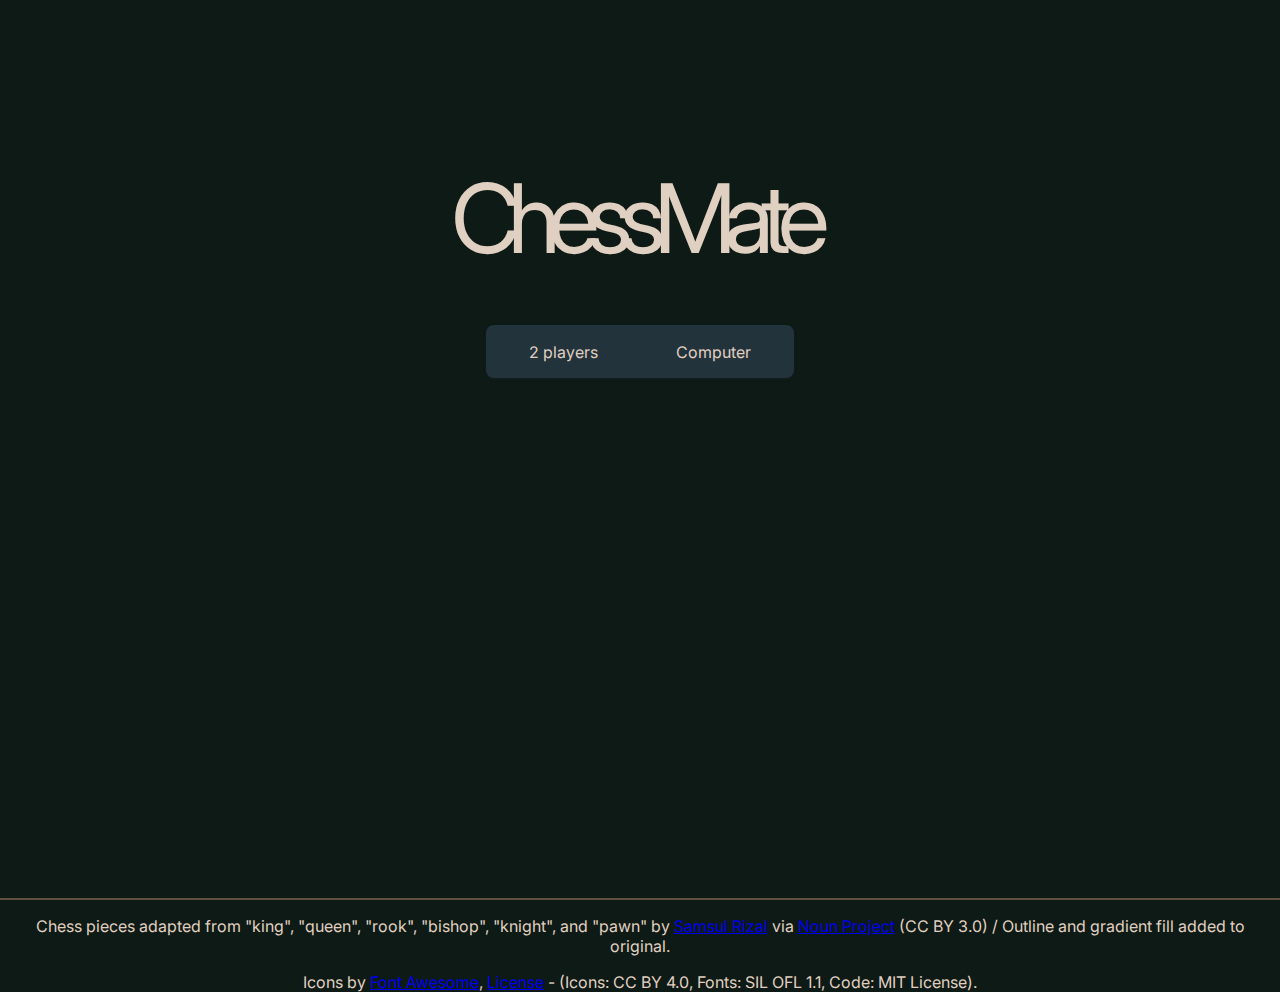
<file: index.html>
<!-- Course: SENG 513 -->
<!-- Date: OCT 23, 2023 -->
<!-- Assignment 2 -->
<!-- Name: Jacob Nguyen -->
<!-- UCID: 30087465 -->

<!DOCTYPE html>
<html lang="en">

<head>
    <meta charset="UTF-8">
    <meta name="viewport" content="width=device-width, initial-scale=1.0">
    <!-- Main stylesheet -->
    <link rel="stylesheet" href="styles/css/landing.css">
    <!-- Embed font -->
    <link rel="preconnect" href="https://fonts.googleapis.com">
    <link rel="preconnect" href="https://fonts.gstatic.com" crossorigin>
    <link href="https://fonts.googleapis.com/css2?family=Inter:wght@200;400;600&display=swap" rel="stylesheet">
    <title>ChessMate</title>
    <link rel="icon" type="image/svg" href="/assets/favicon.svg">
</head>

<body>
    <!-- HEADER -->
    <header>
        <div class="logo"><span>Chess</span><span>Mate</span></div>
    </header>

    <form id="game-selection" autocomplete="off">
        <label>
            <input type="radio" name="game-type" value="two">
            <span class="radio-button">2 players</span>
        </label>
        <label>
            <input type="radio" name="game-type" value="computer">
            <span class="radio-button">Computer</span>
        </label>
    </form>

    <div class="hidden" data-type-selection="two">
        <h2>Play with a friend</h2>
    </div>

    <div class="hidden" data-type-selection="computer">
        <h2>Play with the computer</h2>
    </div>

    <div class="time-controls hidden" data-type-selection="two-computer">
        <form autocomplete="off">
            <label>
                <input type="checkbox" id="toggle-time-control">
                Enable Time Control
            </label>
        </form>

        <div id="time-selection" class="range hidden" data-time-toggle="toggle">
            <label for="minutes-per-side">Minutes per side: <span></span></label>
            <input type="range" id="minutes-per-side" min="1" max="9" step="1" value="5">
        </div>
        <div id="increment-selection" class="range hidden" data-time-toggle="toggle">
            <label for="increment-seconds">Increment in seconds: <span></span></label>
            <input type="range" id="increment-seconds" min="1" max="10" step="1" value="3">
        </div>
    </div>

    <div id="play-as" class="hidden" data-type-selection="computer">
        <p>Play as: <span></span></p>
        <form class="color-selection" autocomplete="off">
            <label>
                <input type="radio" name="color-choice" value="white" checked>
                <span class="radio-button">White</span>
            </label>
            <label>
                <input type="radio" name="color-choice" value="random">
                <span class="radio-button">Random</span>
            </label>
            <label>
                <input type="radio" name="color-choice" value="black">
                <span class="radio-button">Black</span>
            </label>
        </form>

    </div>

    <div id="start" class="hidden" data-type-selection="two-computer">
        <form style="display: inline" action="/play.html" method="get">
            <button type="submit">Start</button>
        </form>
    </div>

    <footer>
        <p>Chess pieces adapted from "king", "queen", "rook", "bishop", "knight", and "pawn" by
            <a href=https://thenounproject.com/rizal2109>Samsul Rizal</a> via
            <a href="https://thenounproject.com/browse/collection-icon/chess-98934">Noun Project</a> (CC BY 3.0) /
            Outline and gradient fill added to original.
        </p>
        <p>Icons by
            <a href="https://fontawesome.com">Font Awesome</a>,
            <a href="https://fontawesome.com/license/free">License</a> -
            (Icons: CC BY 4.0, Fonts: SIL OFL 1.1, Code: MIT License).
        </p>
    </footer>

    <script src="scripts/index.js"></script>
</body>

</html>
</file>
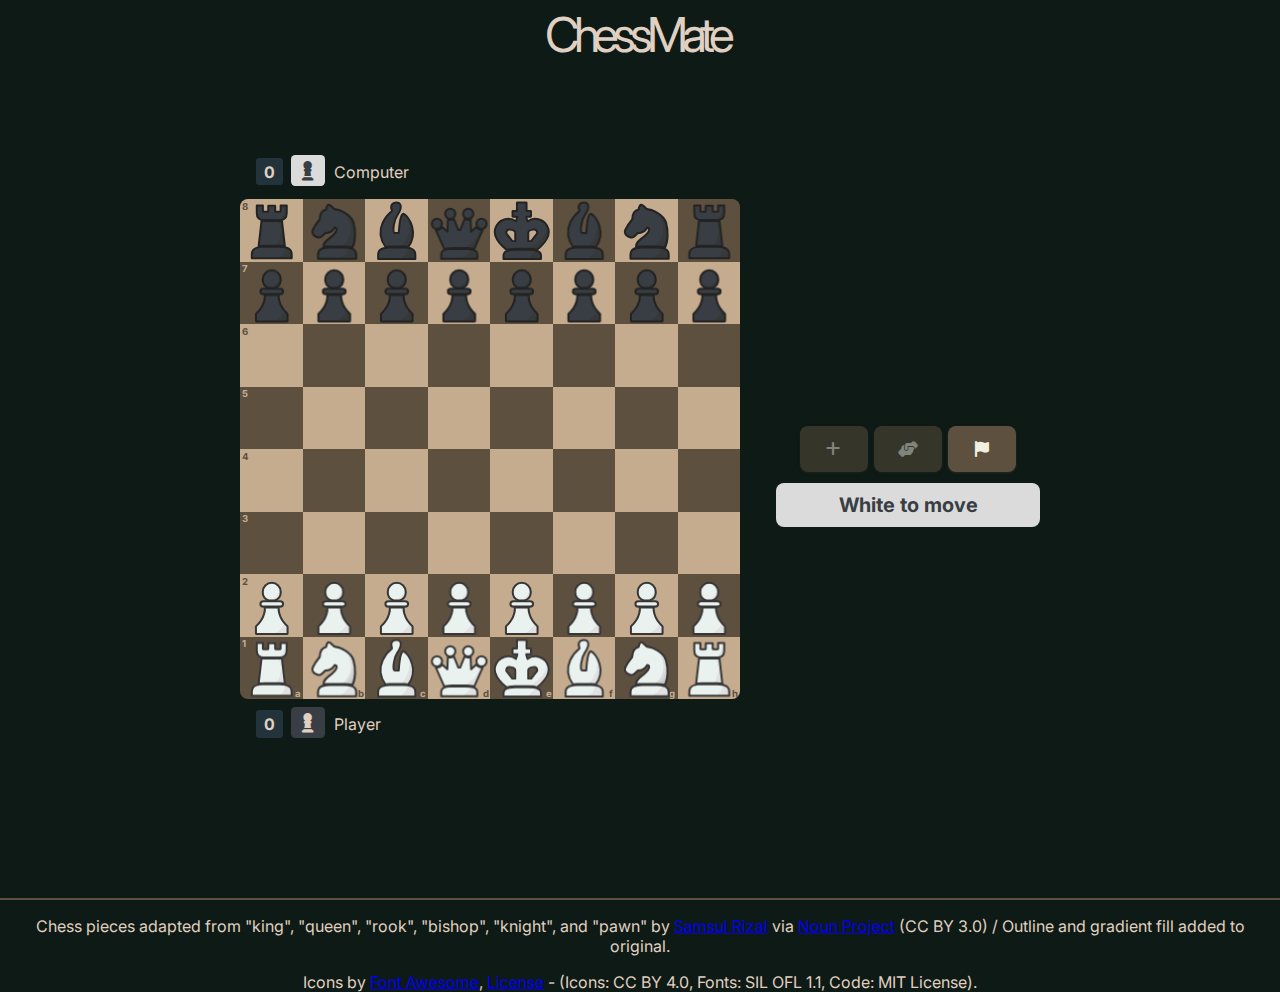
<file: play.html>
<!-- Course: SENG 513 -->
<!-- Date: OCT 23, 2023 -->
<!-- Assignment 2 -->
<!-- Name: Jacob Nguyen -->
<!-- UCID: 30087465 -->

<!DOCTYPE html>
<html lang="en">

<head>
    <meta charset="UTF-8">
    <meta name="viewport" content="width=device-width, initial-scale=1.0">
    <!-- Main stylesheet -->
    <link rel="stylesheet" href="/styles/css/game.css">
    <!-- Embed font -->
    <link rel="preconnect" href="https://fonts.googleapis.com">
    <link rel="preconnect" href="https://fonts.gstatic.com" crossorigin>
    <link href="https://fonts.googleapis.com/css2?family=Inter:wght@200;400;600&display=swap" rel="stylesheet">
    <!-- Fontawesome -->
    <link href="/assets/fontawesome/css/fontawesome.css" rel="stylesheet">
    <link href="/assets/fontawesome/css/solid.css" rel="stylesheet">
    <title>ChessMate</title>
    <link rel="icon" type="image/svg" href="/assets/favicon.svg">
</head>

<body>
    <header>

        <div class="logo" title="Home"><a href=/index.html><span>Chess</span><span>Mate</span></a></div>
    </header>
    <div class="game-layout">
        <div class="board-container">
            <div id="board">
                <!-- Coordinates -->
                <div id="coordinates">
                    <div class="ranks">
                        <span>1</span>
                        <span>2</span>
                        <span>3</span>
                        <span>4</span>
                        <span>5</span>
                        <span>6</span>
                        <span>7</span>
                        <span>8</span>
                    </div>
                    <div class="files">
                        <span>a</span>
                        <span>b</span>
                        <span>c</span>
                        <span>d</span>
                        <span>e</span>
                        <span>f</span>
                        <span>g</span>
                        <span>h</span>
                    </div>
                </div>
            </div>
        </div>

        <div id="top-player" class="player" data-player-color="black">
            <div class="score">0</div>
            <i class="fa-solid fa-chess-pawn"></i>
            <span class="name">Computer</span>
            <div class="material">
                <span class="queen-material"></span>
                <span class="rook-material"></span>
                <span class="knight-material"></span>
                <span class="bishop-material"></span>
                <span class="pawn-material"></span>

                <span class="material-difference"></span>
            </div>
        </div>

        <div id="bottom-player" class="player" data-player-color="white">
            <div class="score">0</div>
            <i class="fa-solid fa-chess-pawn"></i>
            <span class="name">Player 2</span>
            <div class="material">
                <span class="queen-material"></span>
                <span class="rook-material"></span>
                <span class="knight-material"></span>
                <span class="bishop-material"></span>
                <span class="pawn-material"></span>

                <span class="material-difference"></span>
            </div>
        </div>

        <div id="top-clock" class="clock" data-clock-color="black" data-clock-turn="false"></div>

        <div id="bottom-clock" class="clock" data-clock-color="white" data-clock-turn="true"></div>

        <div id="game-controls">
            <button id="resign" title="Resign"><i class="fa-solid fa-flag fa-fw"></i></button>
            <button id="draw" title="Draw"><i class="fa-solid fa-handshake-angle fa-fw"></i></button>
            <button id="new-game" title="New Game"><i class="fa-solid fa-plus fa-fw"></i></button>
        </div>

    </div>

    <footer>
        <p>Chess pieces adapted from "king", "queen", "rook", "bishop", "knight", and "pawn" by
            <a href=https://thenounproject.com/rizal2109>Samsul Rizal</a> via
            <a href="https://thenounproject.com/browse/collection-icon/chess-98934">Noun Project</a> (CC BY 3.0) /
            Outline and gradient fill added to original.
        </p>
        <p>Icons by
            <a href="https://fontawesome.com">Font Awesome</a>,
            <a href="https://fontawesome.com/license/free">License</a> -
            (Icons: CC BY 4.0, Fonts: SIL OFL 1.1, Code: MIT License).
        </p>
    </footer>

    <script type="module" src="scripts/play.js"></script>
</body>

</html>
</file>
<file: styles/css/landing.css>
/* Course: SENG 513 */
/* Date: OCT 23, 2023 */
/* Assignment 2 */
/* Name: Jacob Nguyen */
/* UCID: 30087465 */
/* Course: SENG 513 */
/* Date: OCT 23, 2023 */
/* Assignment 2 */
/* Name: Jacob Nguyen */
/* UCID: 30087465 */
#game-selection label span, .color-selection label span, button {
  border: none;
  cursor: pointer;
  border-radius: 0.5rem;
  padding: 0.8rem 1.5rem;
  transition: all 0.15s ease-in-out;
  -webkit-user-select: none;
     -moz-user-select: none;
          user-select: none;
}
@media (hover: hover) {
  #game-selection label span:hover, .color-selection label span:hover, button:hover {
    transform: scale(1.03);
  }
}

body {
  font: 100% "Inter", sans-serif;
  color: #e0d0c1;
  background-color: #0e1a15;
  margin: 0;
  padding: 0;
  display: flex;
  flex-direction: column;
  align-items: center;
  min-height: 100vh;
}

footer {
  margin-top: auto;
  height: 0;
  width: 100vw;
  box-sizing: border-box;
  padding: 0 1.5rem;
  text-align: center;
  border-top: 2px solid #5e503f;
  font-size: 0.8rem;
}
@media (min-width: 768px) {
  footer {
    font-size: 1rem;
  }
}

button {
  background-color: #5e503f;
  box-shadow: 0 1px 3px rgba(94, 80, 63, 0.15), 0 1px 3px rgba(94, 80, 63, 0.2);
  color: #eff0e2;
  -webkit-appearance: none;
     -moz-appearance: none;
          appearance: none;
  font: inherit;
  margin: 0.2rem;
}
button:disabled {
  opacity: 0.5;
  cursor: not-allowed;
}

div.hidden {
  display: none;
}

body {
  margin: 0 0.5rem;
}

header {
  text-align: center;
  font-size: 2rem;
  margin: 20vh 0 1em;
}

.logo {
  display: flex;
  flex-wrap: wrap;
  justify-content: space-around;
  font-size: 6rem;
  letter-spacing: -0.13em;
  line-height: 0.8em;
  padding-right: 0.13em;
  -webkit-user-select: none;
     -moz-user-select: none;
          user-select: none;
}

.color-selection, #game-selection {
  position: relative;
  display: flex;
  flex-wrap: wrap;
  border-radius: 0.5rem;
  padding: 0.25rem;
}
.color-selection label, #game-selection label {
  flex: 1 1 auto;
  text-align: center;
}
.color-selection label input, #game-selection label input {
  display: none;
}
.color-selection label span, #game-selection label span {
  display: flex;
  align-items: center;
  justify-content: center;
}
.color-selection label input:checked + span, #game-selection label input:checked + span {
  background-color: #c6ac8f;
  box-shadow: 0 1px 3px rgba(198, 172, 143, 0.15), 0 1px 3px rgba(198, 172, 143, 0.2);
  color: #2f2f2f;
  font-weight: bold;
}

#game-selection {
  background-color: #22333b;
  box-shadow: 0 1px 3px rgba(34, 51, 59, 0.15), 0 1px 3px rgba(34, 51, 59, 0.2);
  color: #e0d0c1;
  width: min(90%, 300px);
  margin: 4vh auto 1vh;
}

.time-controls {
  display: flex;
  flex-direction: column;
  align-items: center;
  flex-wrap: wrap;
}
.time-controls form label {
  cursor: pointer;
  display: grid;
  grid-template-columns: 1.5em auto;
  gap: 0.5em;
  margin: 1rem 0;
  -webkit-user-select: none;
     -moz-user-select: none;
          user-select: none;
}
.time-controls .range,
.time-controls input {
  width: 100%;
}

input[type=checkbox] {
  background-color: #0e1a15;
  box-shadow: 0 1px 3px rgba(14, 26, 21, 0.15), 0 1px 3px rgba(14, 26, 21, 0.2);
  color: #e0d0c1;
  -webkit-appearance: none;
     -moz-appearance: none;
          appearance: none;
  cursor: pointer;
  display: grid;
  margin: 0;
  font: inherit;
  width: 1.5em;
  height: 1.5em;
  border: 0.25em solid;
  border-radius: 0.15em;
  transform: translateY(-0.2em);
  transition: 0.15s ease-in-out;
  place-content: center;
}
input[type=checkbox]::before {
  content: "";
  width: 0.5em;
  height: 0.5em;
  background-color: #c6ac8f;
  transform: scale(0);
  transition: 0.15s transform ease-in-out;
}
input[type=checkbox]:checked {
  color: #c6ac8f;
}
input[type=checkbox]:checked::before {
  transform: scale(1);
}

input[type=range] {
  -webkit-appearance: none;
  -moz-appearance: none;
       appearance: none;
  background: transparent;
  cursor: pointer;
  margin: 1rem 0;
}
input[type=range]::-webkit-slider-runnable-track, input[type=range]::-moz-range-track {
  background-color: #22333b;
  box-shadow: 0 1px 3px rgba(34, 51, 59, 0.15), 0 1px 3px rgba(34, 51, 59, 0.2);
  color: #e0d0c1;
  border-radius: 0.5rem;
  height: 0.5rem;
}
input[type=range]::-webkit-slider-thumb, input[type=range]::-moz-range-thumb {
  background-color: #c6ac8f;
  box-shadow: 0 1px 3px rgba(198, 172, 143, 0.15), 0 1px 3px rgba(198, 172, 143, 0.2);
  color: #e0d0c1;
  -webkit-appearance: none;
  appearance: none;
  height: 1.5rem;
  width: 1.5rem;
  border-radius: 0.5rem;
  margin-top: -0.5rem;
}

#play-as span {
  text-transform: capitalize;
}

.color-selection {
  background-color: #22333b;
  box-shadow: 0 1px 3px rgba(34, 51, 59, 0.15), 0 1px 3px rgba(34, 51, 59, 0.2);
  color: #e0d0c1;
  margin: 1rem 0;
}

#start {
  margin-bottom: 3rem;
}

.slide-down {
  animation: slide-down 0.8s forwards;
}

@keyframes slide-down {
  0% {
    transform: translateY(-8px);
    opacity: 0;
  }
  100% {
    transform: translateY(0);
    opacity: 1;
  }
}/*# sourceMappingURL=landing.css.map */
</file>
<file: styles/css/game.css>
/* Course: SENG 513 */
/* Date: OCT 23, 2023 */
/* Assignment 2 */
/* Name: Jacob Nguyen */
/* UCID: 30087465 */
/* Course: SENG 513 */
/* Date: OCT 23, 2023 */
/* Assignment 2 */
/* Name: Jacob Nguyen */
/* UCID: 30087465 */
button {
  border: none;
  cursor: pointer;
  border-radius: 0.5rem;
  padding: 0.8rem 1.5rem;
  transition: all 0.15s ease-in-out;
  -webkit-user-select: none;
     -moz-user-select: none;
          user-select: none;
}
@media (hover: hover) {
  button:hover {
    transform: scale(1.03);
  }
}

body {
  font: 100% "Inter", sans-serif;
  color: #e0d0c1;
  background-color: #0e1a15;
  margin: 0;
  padding: 0;
  display: flex;
  flex-direction: column;
  align-items: center;
  min-height: 100vh;
}

footer {
  margin-top: auto;
  height: 0;
  width: 100vw;
  box-sizing: border-box;
  padding: 0 1.5rem;
  text-align: center;
  border-top: 2px solid #5e503f;
  font-size: 0.8rem;
}
@media (min-width: 768px) {
  footer {
    font-size: 1rem;
  }
}

button {
  background-color: #5e503f;
  box-shadow: 0 1px 3px rgba(94, 80, 63, 0.15), 0 1px 3px rgba(94, 80, 63, 0.2);
  color: #eff0e2;
  -webkit-appearance: none;
     -moz-appearance: none;
          appearance: none;
  font: inherit;
  margin: 0.2rem;
}
button:disabled {
  opacity: 0.5;
  cursor: not-allowed;
}

div.hidden {
  display: none;
}

.logo a {
  all: unset;
  cursor: pointer;
  display: flex;
  flex-wrap: wrap;
  justify-content: space-around;
  font-size: 3rem;
  letter-spacing: -0.13em;
  padding-right: 0.13em;
  line-height: 0.8em;
  margin: 1rem;
  -webkit-user-select: none;
     -moz-user-select: none;
          user-select: none;
}

.game-layout {
  display: grid;
  grid-template-rows: 80px 1fr 80px 70px;
  grid-template-columns: 2fr 1fr;
  grid-template-areas: "top-player     top-clock" "board          board" "bottom-player  bottom-clock" "controls       controls";
  gap: 8px;
  margin: auto;
}
@media (min-width: 768px) {
  .game-layout {
    width: min(80vw, 800px);
    grid-template-rows: 50px 1fr min-content 1fr 50px;
    grid-template-areas: "top-player     ." "board          top-clock" "board          controls" "board          bottom-clock" "bottom-player  .";
  }
}

.player {
  align-self: center;
  padding-left: 1em;
  -webkit-user-select: none;
     -moz-user-select: none;
          user-select: none;
  line-height: 1.5;
}
.player .score {
  font-weight: bold;
  display: inline-block;
  margin-right: 0.5em;
  border-radius: 0.2em;
  padding: 0.1em 0.5em;
  margin-right: 0.25em;
  background-color: #22333b;
}
.player > i {
  line-height: 1.5;
  font-size: 1.3em;
  border-radius: 0.2em;
  padding: 0 0.5em;
  margin-right: 0.25em;
  margin-bottom: 0.25em;
}
.player .material {
  margin-left: 0.25em;
  padding: 0 0.25em;
  border-left: solid;
  border-radius: 0.25em;
  display: inline-block;
}
.player .material span i {
  width: 0.4em;
}
.player .material span i:last-child {
  padding-right: 0.25em;
}
.player .material .material-difference {
  font-size: 0.75em;
  vertical-align: super;
}
.player[data-player-color=white] > i {
  background-color: #383e43;
}
.player[data-player-color=white] .material {
  background-color: #dbdbdb;
  color: #383e43;
}
.player[data-player-color=black] > i {
  background-color: #dbdbdb;
  color: #383e43;
}
.player .name {
  display: none;
}
@media (min-width: 360px) {
  .player .name {
    display: inline-block;
  }
}

#top-player {
  grid-area: top-player;
  align-self: end;
}

#bottom-player {
  grid-area: bottom-player;
  align-self: start;
}

#game-controls {
  grid-area: controls;
  place-self: start center;
  display: flex;
  flex-wrap: wrap-reverse;
  flex-direction: row-reverse;
}
#game-controls button {
  flex-grow: 1;
}

.clock {
  justify-self: end;
  font-weight: bold;
  border-radius: 0.5rem;
  padding: 0.5em 0.8em;
  white-space: nowrap;
  transition: all 0.15s ease-in-out;
}
@media (min-width: 768px) {
  .clock div {
    font-size: 2rem;
  }
}
.clock div i {
  padding-right: 0.25em;
}
.clock div span {
  display: inline-block;
  width: 3.5em;
  text-align: center;
}
.clock div .fa-fade {
  --fa-animation-duration: 3s;
}
.clock[data-clock-color=white] {
  background-color: #dbdbdb;
  color: #383e43;
}
.clock[data-clock-color=black] {
  background-color: #383e43;
}
.clock[data-clock-turn=false] {
  opacity: 0.3;
}
@media (min-width: 768px) {
  .clock {
    justify-self: stretch;
    text-align: center;
    font-size: 1.25rem;
  }
}

#top-clock {
  grid-area: top-clock;
  align-self: end;
}

#bottom-clock {
  grid-area: bottom-clock;
  align-self: start;
}

.board-container {
  grid-area: board;
  position: relative;
}

#board {
  background-image: url("../../assets/board.svg");
  background-repeat: no-repeat;
  background-size: cover;
  border-radius: 0.5rem;
  position: relative;
  width: min(500px, 100vw);
  height: min(500px, 100vw);
  -webkit-user-select: none;
     -moz-user-select: none;
          user-select: none;
  box-sizing: border-box;
}

#coordinates {
  position: absolute;
  display: flex;
  -webkit-user-select: none;
     -moz-user-select: none;
          user-select: none;
  font-weight: bold;
  font-size: 0.6rem;
  top: 2px;
  left: 2px;
  height: 100%;
  width: 100%;
}
#coordinates span {
  flex: 1 1 auto;
}
#coordinates span:nth-child(2n+1) {
  color: #c6ac8f;
}
#coordinates span:nth-child(2n) {
  color: #5e503f;
}
#coordinates .ranks {
  display: inherit;
  flex-flow: column-reverse;
  height: 100%;
}
#coordinates .files {
  display: inherit;
  position: absolute;
  bottom: 2px;
  right: 4px;
  flex-flow: row;
  width: 100%;
  text-align: right;
}

.flipped > #coordinates .ranks {
  flex-flow: column;
}
.flipped > #coordinates .files {
  flex-flow: row-reverse;
}
.flipped > #coordinates span:nth-child(2n+1) {
  color: #5e503f;
}
.flipped > #coordinates span:nth-child(2n) {
  color: #c6ac8f;
}

.piece {
  z-index: 2;
  will-change: transform;
  cursor: grab;
  transition: transform 50ms linear;
  backface-visibility: hidden;
}

.w-king {
  background-image: url(../../assets/chess-pieces/w-king.svg);
}

.b-king {
  background-image: url(../../assets/chess-pieces/b-king.svg);
}

.w-queen {
  background-image: url(../../assets/chess-pieces/w-queen.svg);
}

.b-queen {
  background-image: url(../../assets/chess-pieces/b-queen.svg);
}

.w-rook {
  background-image: url(../../assets/chess-pieces/w-rook.svg);
}

.b-rook {
  background-image: url(../../assets/chess-pieces/b-rook.svg);
}

.w-bishop {
  background-image: url(../../assets/chess-pieces/w-bishop.svg);
}

.b-bishop {
  background-image: url(../../assets/chess-pieces/b-bishop.svg);
}

.w-knight {
  background-image: url(../../assets/chess-pieces/w-knight.svg);
}

.b-knight {
  background-image: url(../../assets/chess-pieces/b-knight.svg);
}

.w-pawn {
  background-image: url(../../assets/chess-pieces/w-pawn.svg);
}

.b-pawn {
  background-image: url(../../assets/chess-pieces/b-pawn.svg);
}

.h8, .h7, .h6, .h5, .h4, .h3, .h2, .h1, .g8, .g7, .g6, .g5, .g4, .g3, .g2, .g1, .f8, .f7, .f6, .f5, .f4, .f3, .f2, .f1, .e8, .e7, .e6, .e5, .e4, .e3, .e2, .e1, .d8, .d7, .d6, .d5, .d4, .d3, .d2, .d1, .c8, .c7, .c6, .c5, .c4, .c3, .c2, .c1, .b8, .b7, .b6, .b5, .b4, .b3, .b2, .b1, .a8, .a7, .a6, .a5, .a4, .a3, .a2, .a1 {
  background-size: cover;
  position: absolute;
  top: 0;
  left: 0;
  width: 12.5%;
  height: 12.5%;
  box-sizing: inherit;
}

.a1 {
  transform: translateX(0%) translateY(700%);
}

.flipped > .a1 {
  transform: translateX(700%) translateY(0%);
}

.a2 {
  transform: translateX(0%) translateY(600%);
}

.flipped > .a2 {
  transform: translateX(700%) translateY(100%);
}

.a3 {
  transform: translateX(0%) translateY(500%);
}

.flipped > .a3 {
  transform: translateX(700%) translateY(200%);
}

.a4 {
  transform: translateX(0%) translateY(400%);
}

.flipped > .a4 {
  transform: translateX(700%) translateY(300%);
}

.a5 {
  transform: translateX(0%) translateY(300%);
}

.flipped > .a5 {
  transform: translateX(700%) translateY(400%);
}

.a6 {
  transform: translateX(0%) translateY(200%);
}

.flipped > .a6 {
  transform: translateX(700%) translateY(500%);
}

.a7 {
  transform: translateX(0%) translateY(100%);
}

.flipped > .a7 {
  transform: translateX(700%) translateY(600%);
}

.a8 {
  transform: translateX(0%) translateY(0%);
}

.flipped > .a8 {
  transform: translateX(700%) translateY(700%);
}

.b1 {
  transform: translateX(100%) translateY(700%);
}

.flipped > .b1 {
  transform: translateX(600%) translateY(0%);
}

.b2 {
  transform: translateX(100%) translateY(600%);
}

.flipped > .b2 {
  transform: translateX(600%) translateY(100%);
}

.b3 {
  transform: translateX(100%) translateY(500%);
}

.flipped > .b3 {
  transform: translateX(600%) translateY(200%);
}

.b4 {
  transform: translateX(100%) translateY(400%);
}

.flipped > .b4 {
  transform: translateX(600%) translateY(300%);
}

.b5 {
  transform: translateX(100%) translateY(300%);
}

.flipped > .b5 {
  transform: translateX(600%) translateY(400%);
}

.b6 {
  transform: translateX(100%) translateY(200%);
}

.flipped > .b6 {
  transform: translateX(600%) translateY(500%);
}

.b7 {
  transform: translateX(100%) translateY(100%);
}

.flipped > .b7 {
  transform: translateX(600%) translateY(600%);
}

.b8 {
  transform: translateX(100%) translateY(0%);
}

.flipped > .b8 {
  transform: translateX(600%) translateY(700%);
}

.c1 {
  transform: translateX(200%) translateY(700%);
}

.flipped > .c1 {
  transform: translateX(500%) translateY(0%);
}

.c2 {
  transform: translateX(200%) translateY(600%);
}

.flipped > .c2 {
  transform: translateX(500%) translateY(100%);
}

.c3 {
  transform: translateX(200%) translateY(500%);
}

.flipped > .c3 {
  transform: translateX(500%) translateY(200%);
}

.c4 {
  transform: translateX(200%) translateY(400%);
}

.flipped > .c4 {
  transform: translateX(500%) translateY(300%);
}

.c5 {
  transform: translateX(200%) translateY(300%);
}

.flipped > .c5 {
  transform: translateX(500%) translateY(400%);
}

.c6 {
  transform: translateX(200%) translateY(200%);
}

.flipped > .c6 {
  transform: translateX(500%) translateY(500%);
}

.c7 {
  transform: translateX(200%) translateY(100%);
}

.flipped > .c7 {
  transform: translateX(500%) translateY(600%);
}

.c8 {
  transform: translateX(200%) translateY(0%);
}

.flipped > .c8 {
  transform: translateX(500%) translateY(700%);
}

.d1 {
  transform: translateX(300%) translateY(700%);
}

.flipped > .d1 {
  transform: translateX(400%) translateY(0%);
}

.d2 {
  transform: translateX(300%) translateY(600%);
}

.flipped > .d2 {
  transform: translateX(400%) translateY(100%);
}

.d3 {
  transform: translateX(300%) translateY(500%);
}

.flipped > .d3 {
  transform: translateX(400%) translateY(200%);
}

.d4 {
  transform: translateX(300%) translateY(400%);
}

.flipped > .d4 {
  transform: translateX(400%) translateY(300%);
}

.d5 {
  transform: translateX(300%) translateY(300%);
}

.flipped > .d5 {
  transform: translateX(400%) translateY(400%);
}

.d6 {
  transform: translateX(300%) translateY(200%);
}

.flipped > .d6 {
  transform: translateX(400%) translateY(500%);
}

.d7 {
  transform: translateX(300%) translateY(100%);
}

.flipped > .d7 {
  transform: translateX(400%) translateY(600%);
}

.d8 {
  transform: translateX(300%) translateY(0%);
}

.flipped > .d8 {
  transform: translateX(400%) translateY(700%);
}

.e1 {
  transform: translateX(400%) translateY(700%);
}

.flipped > .e1 {
  transform: translateX(300%) translateY(0%);
}

.e2 {
  transform: translateX(400%) translateY(600%);
}

.flipped > .e2 {
  transform: translateX(300%) translateY(100%);
}

.e3 {
  transform: translateX(400%) translateY(500%);
}

.flipped > .e3 {
  transform: translateX(300%) translateY(200%);
}

.e4 {
  transform: translateX(400%) translateY(400%);
}

.flipped > .e4 {
  transform: translateX(300%) translateY(300%);
}

.e5 {
  transform: translateX(400%) translateY(300%);
}

.flipped > .e5 {
  transform: translateX(300%) translateY(400%);
}

.e6 {
  transform: translateX(400%) translateY(200%);
}

.flipped > .e6 {
  transform: translateX(300%) translateY(500%);
}

.e7 {
  transform: translateX(400%) translateY(100%);
}

.flipped > .e7 {
  transform: translateX(300%) translateY(600%);
}

.e8 {
  transform: translateX(400%) translateY(0%);
}

.flipped > .e8 {
  transform: translateX(300%) translateY(700%);
}

.f1 {
  transform: translateX(500%) translateY(700%);
}

.flipped > .f1 {
  transform: translateX(200%) translateY(0%);
}

.f2 {
  transform: translateX(500%) translateY(600%);
}

.flipped > .f2 {
  transform: translateX(200%) translateY(100%);
}

.f3 {
  transform: translateX(500%) translateY(500%);
}

.flipped > .f3 {
  transform: translateX(200%) translateY(200%);
}

.f4 {
  transform: translateX(500%) translateY(400%);
}

.flipped > .f4 {
  transform: translateX(200%) translateY(300%);
}

.f5 {
  transform: translateX(500%) translateY(300%);
}

.flipped > .f5 {
  transform: translateX(200%) translateY(400%);
}

.f6 {
  transform: translateX(500%) translateY(200%);
}

.flipped > .f6 {
  transform: translateX(200%) translateY(500%);
}

.f7 {
  transform: translateX(500%) translateY(100%);
}

.flipped > .f7 {
  transform: translateX(200%) translateY(600%);
}

.f8 {
  transform: translateX(500%) translateY(0%);
}

.flipped > .f8 {
  transform: translateX(200%) translateY(700%);
}

.g1 {
  transform: translateX(600%) translateY(700%);
}

.flipped > .g1 {
  transform: translateX(100%) translateY(0%);
}

.g2 {
  transform: translateX(600%) translateY(600%);
}

.flipped > .g2 {
  transform: translateX(100%) translateY(100%);
}

.g3 {
  transform: translateX(600%) translateY(500%);
}

.flipped > .g3 {
  transform: translateX(100%) translateY(200%);
}

.g4 {
  transform: translateX(600%) translateY(400%);
}

.flipped > .g4 {
  transform: translateX(100%) translateY(300%);
}

.g5 {
  transform: translateX(600%) translateY(300%);
}

.flipped > .g5 {
  transform: translateX(100%) translateY(400%);
}

.g6 {
  transform: translateX(600%) translateY(200%);
}

.flipped > .g6 {
  transform: translateX(100%) translateY(500%);
}

.g7 {
  transform: translateX(600%) translateY(100%);
}

.flipped > .g7 {
  transform: translateX(100%) translateY(600%);
}

.g8 {
  transform: translateX(600%) translateY(0%);
}

.flipped > .g8 {
  transform: translateX(100%) translateY(700%);
}

.h1 {
  transform: translateX(700%) translateY(700%);
}

.flipped > .h1 {
  transform: translateX(0%) translateY(0%);
}

.h2 {
  transform: translateX(700%) translateY(600%);
}

.flipped > .h2 {
  transform: translateX(0%) translateY(100%);
}

.h3 {
  transform: translateX(700%) translateY(500%);
}

.flipped > .h3 {
  transform: translateX(0%) translateY(200%);
}

.h4 {
  transform: translateX(700%) translateY(400%);
}

.flipped > .h4 {
  transform: translateX(0%) translateY(300%);
}

.h5 {
  transform: translateX(700%) translateY(300%);
}

.flipped > .h5 {
  transform: translateX(0%) translateY(400%);
}

.h6 {
  transform: translateX(700%) translateY(200%);
}

.flipped > .h6 {
  transform: translateX(0%) translateY(500%);
}

.h7 {
  transform: translateX(700%) translateY(100%);
}

.flipped > .h7 {
  transform: translateX(0%) translateY(600%);
}

.h8 {
  transform: translateX(700%) translateY(0%);
}

.flipped > .h8 {
  transform: translateX(0%) translateY(700%);
}

.highlight.selected, .highlight.last-move {
  background-color: rgba(82, 209, 220, 0.5176470588);
}
.highlight.selected.threat, .highlight.last-move.threat {
  background-color: rgba(82, 209, 220, 0.5176470588);
}
.highlight.threat {
  background-color: #c23f3f;
}

.movable {
  cursor: pointer;
  z-index: 1;
}
.movable::before {
  content: "";
  position: absolute;
  inset: 0;
  height: 100%;
  width: 100%;
  box-sizing: border-box;
  background-color: rgba(34, 51, 59, 0.3);
  border-radius: 50%;
  background-clip: content-box;
  padding: 35%;
  transition: padding 0.1s ease-out;
}
.movable:hover::before {
  padding: 25%;
}

.capturable {
  cursor: grab;
  z-index: 3;
}
.capturable::before {
  content: "";
  z-index: 0;
  position: absolute;
  inset: 0;
  height: 100%;
  width: 100%;
  box-sizing: border-box;
  border: 4px solid rgba(34, 51, 59, 0.3);
  border-radius: 50%;
  transition: padding 0.1s ease-in;
}
.capturable:hover::before {
  background-color: rgba(34, 51, 59, 0.3);
  border-color: transparent;
  background-clip: content-box;
  padding: 10%;
}

.castle {
  cursor: pointer;
  z-index: 1;
}
.castle::before {
  content: "";
  position: absolute;
  inset: 0;
  height: 100%;
  width: 100%;
  box-sizing: border-box;
  background-color: rgba(34, 51, 59, 0.3);
  border-radius: 50%;
  background-clip: content-box;
  padding: 25%;
  transition: padding 0.1s ease-out;
}
.castle:hover::before {
  padding: 30%;
}

.modal {
  position: absolute;
  inset: 0 0;
  z-index: 9999;
  background-color: rgba(0, 0, 0, 0.4);
  border-radius: 0.5rem;
  width: 100%;
  height: 100%;
  display: flex;
  justify-content: center;
  align-items: center;
}
.modal .modal-content {
  background-color: #22333b;
  box-shadow: 0 1px 3px rgba(34, 51, 59, 0.15), 0 1px 3px rgba(34, 51, 59, 0.2);
  color: #e0d0c1;
  position: absolute;
  top: 50%;
  left: 50%;
  transform: translate(-50%, -50%);
  padding: 0 1rem;
  border-radius: 5px;
  width: 60%;
  height: 40%;
  overflow: auto;
  display: flex;
  flex-direction: column;
  justify-content: center;
  align-items: center;
  row-gap: 0.5rem;
}
.modal .modal-content .modal-title {
  font-size: 1.75rem;
  font-weight: bold;
  text-transform: capitalize;
  margin: 0px;
}
.modal .modal-content .modal-explanation {
  font-size: 1rem;
  text-align: center;
  padding: 0 1rem;
  margin: 0px;
}
.modal .modal-content .modal-exit {
  position: absolute;
  padding: 4px 8px;
  border-radius: 4px;
  top: 0;
  right: 0;
  transform: translate(-20%, 20%);
  font-size: 1.5rem;
  font-weight: bold;
}
.modal .modal-content .modal-exit:hover {
  cursor: pointer;
  background-color: rgba(224, 208, 193, 0.1);
}
.modal .modal-content .modal-buttons {
  display: flex;
  padding-top: 1rem;
}
.modal .modal-content .modal-buttons .modal-button {
  display: flex;
  -moz-column-gap: 0.5rem;
       column-gap: 0.5rem;
  flex-grow: 1;
}
.modal .modal-content .modal-buttons .modal-button-left {
  background-color: #22333b;
  box-shadow: 0 1px 3px rgba(34, 51, 59, 0.15), 0 1px 3px rgba(34, 51, 59, 0.2);
  color: #e0d0c1;
}/*# sourceMappingURL=game.css.map */
</file>
<file: assets/fontawesome/css/solid.css>
/*!
 * Font Awesome Free 6.4.2 by @fontawesome - https://fontawesome.com
 * License - https://fontawesome.com/license/free (Icons: CC BY 4.0, Fonts: SIL OFL 1.1, Code: MIT License)
 * Copyright 2023 Fonticons, Inc.
 */
:root, :host {
  --fa-style-family-classic: 'Font Awesome 6 Free';
  --fa-font-solid: normal 900 1em/1 'Font Awesome 6 Free'; }

@font-face {
  font-family: 'Font Awesome 6 Free';
  font-style: normal;
  font-weight: 900;
  font-display: block;
  src: url("../webfonts/fa-solid-900.woff2") format("woff2"), url("../webfonts/fa-solid-900.ttf") format("truetype"); }

.fas,
.fa-solid {
  font-weight: 900; }
</file>
